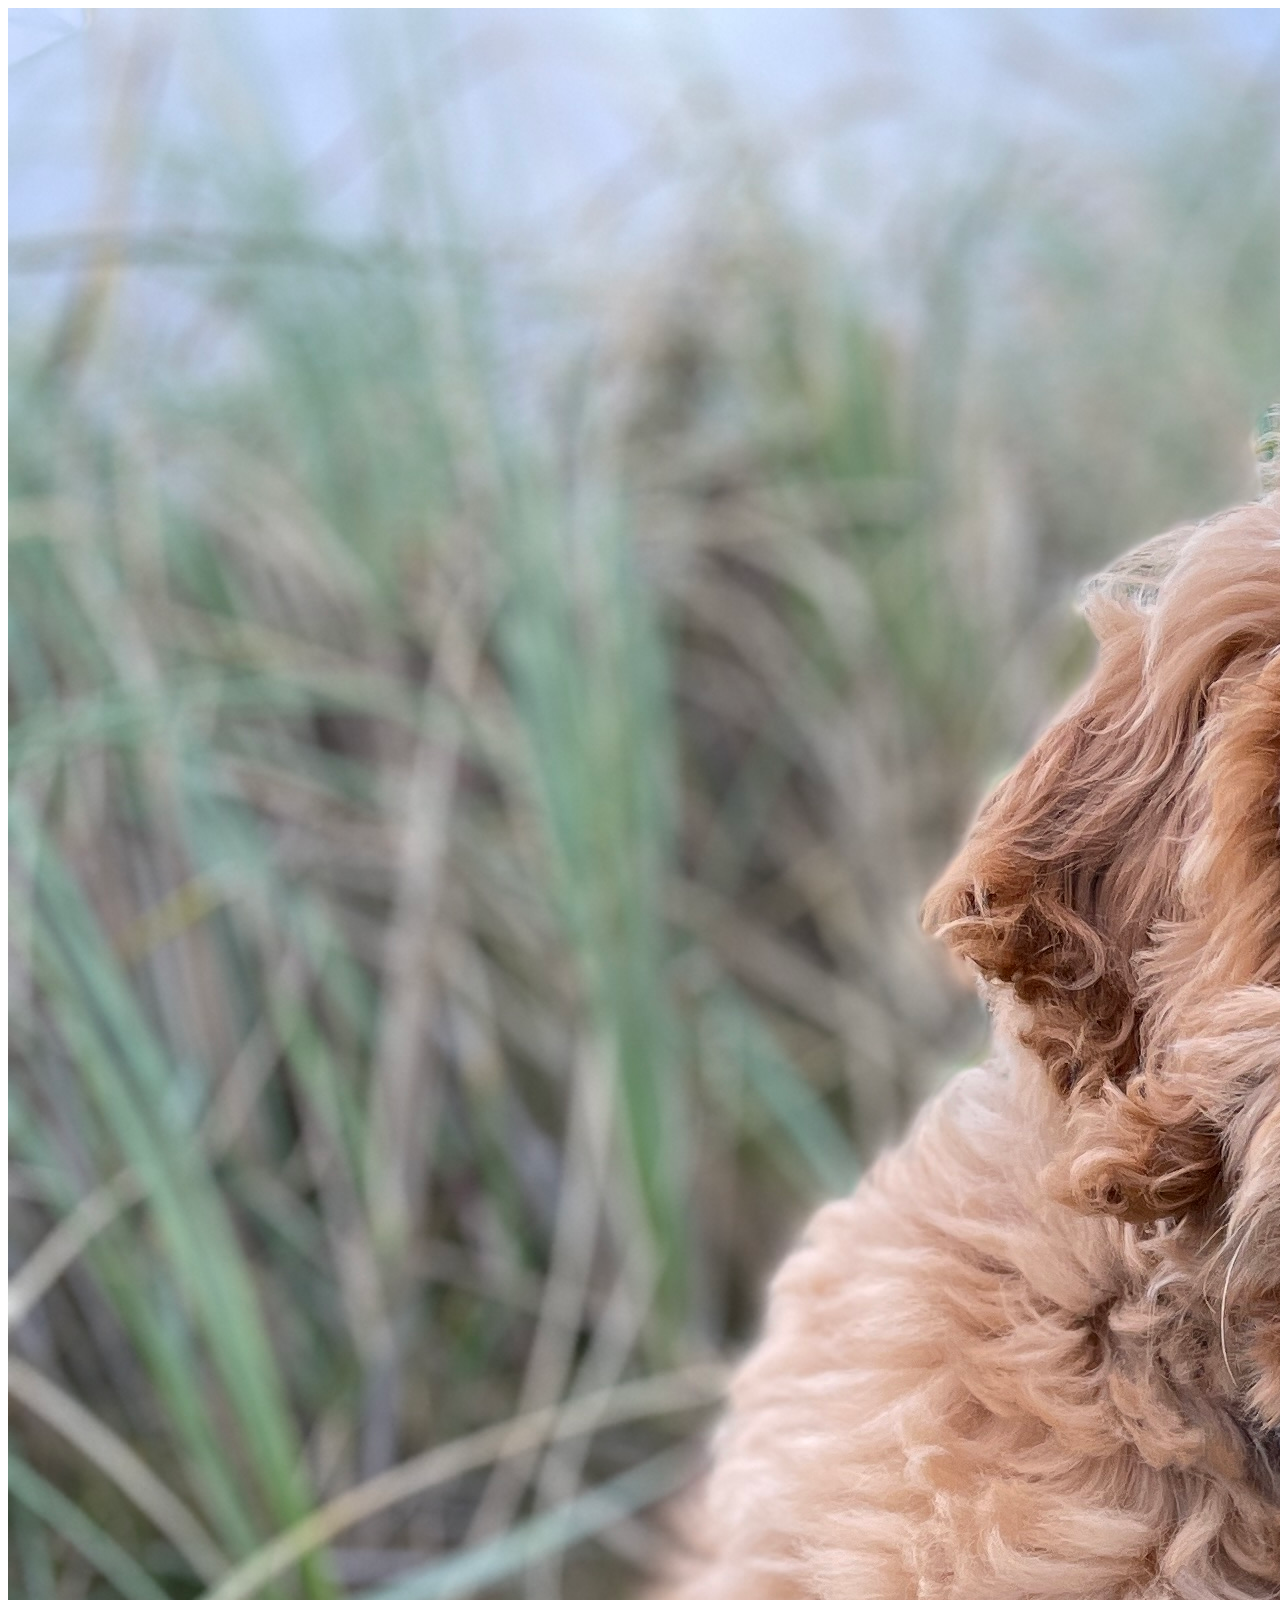
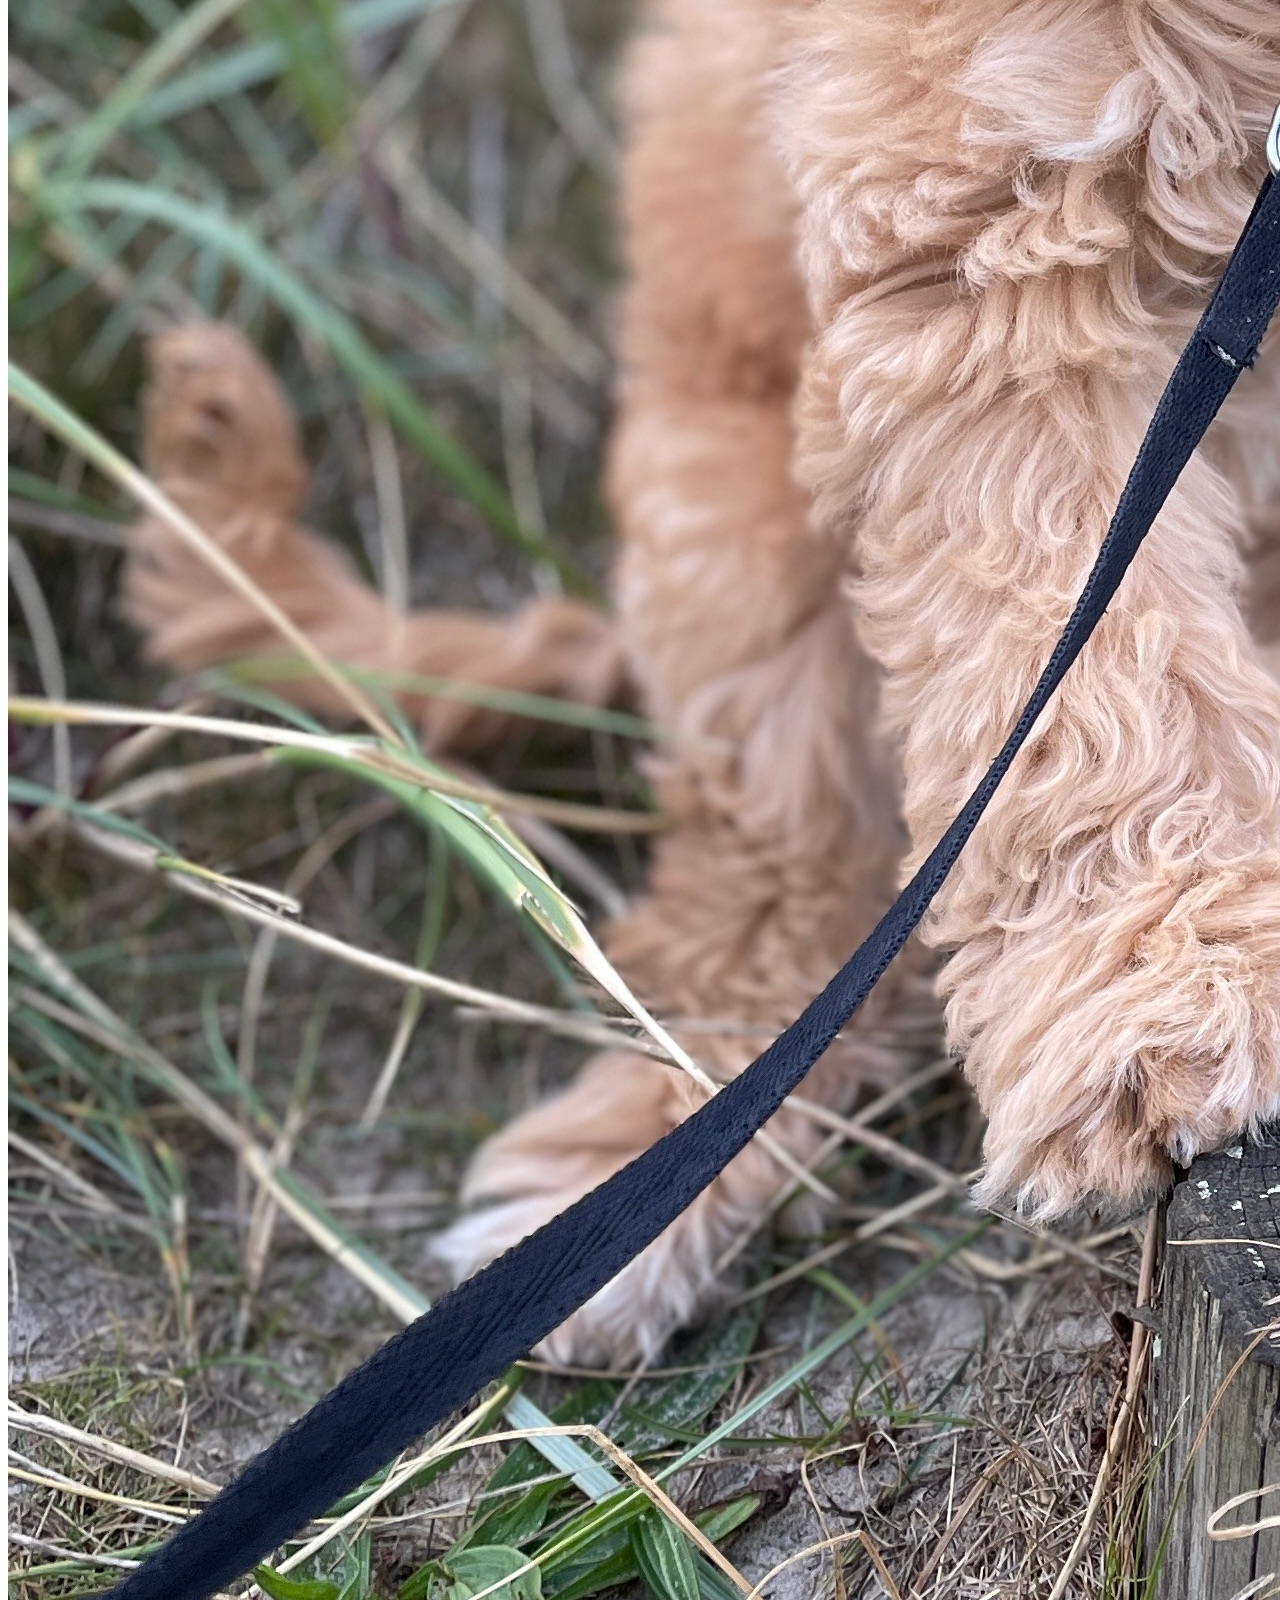
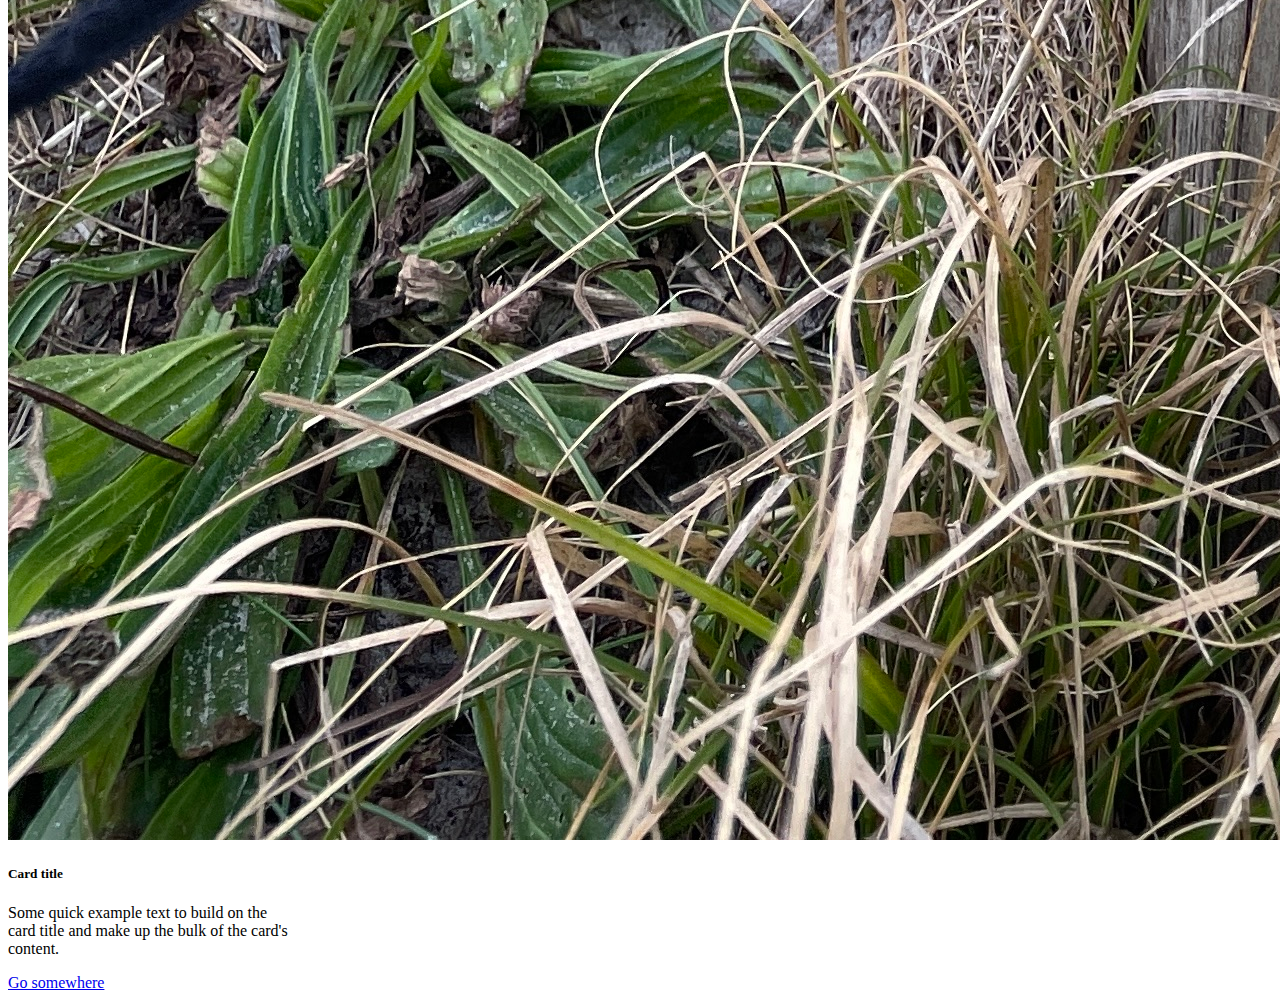
<file: index.html>
<!doctype html>
<html lang="en">
  <head>
    <meta charset="utf-8">
    <meta name="viewport" content="width=device-width, initial-scale=1">
    <title>Bootstrap demo</title>
    <link href="https://cdn.jsdelivr.net/npm/bootstrap@5.3.2/dist/css/bootstrap.min.css" rel="stylesheet" integrity="sha384-T3c6CoIi6uLrA9TneNEoa7RxnatzjcDSCmG1MXxSR1GAsXEV/Dwwykc2MPK8M2HN" crossorigin="anonymous">
  </head>
  <body>
    <div class="card" style="width: 18rem;">
        <img src="IMG_6785.JPG" class="card-img-top" alt="...">
        <div class="card-body">
          <h5 class="card-title">Card title</h5>
          <p class="card-text">Some quick example text to build on the card title and make up the bulk of the card's content.</p>
          <a href="#" class="btn btn-primary">Go somewhere</a>
        </div>
      </div>
    <script src="https://cdn.jsdelivr.net/npm/bootstrap@5.3.2/dist/js/bootstrap.bundle.min.js" integrity="sha384-C6RzsynM9kWDrMNeT87bh95OGNyZPhcTNXj1NW7RuBCsyN/o0jlpcV8Qyq46cDfL" crossorigin="anonymous"></script>
  </body>
</html>
</file>
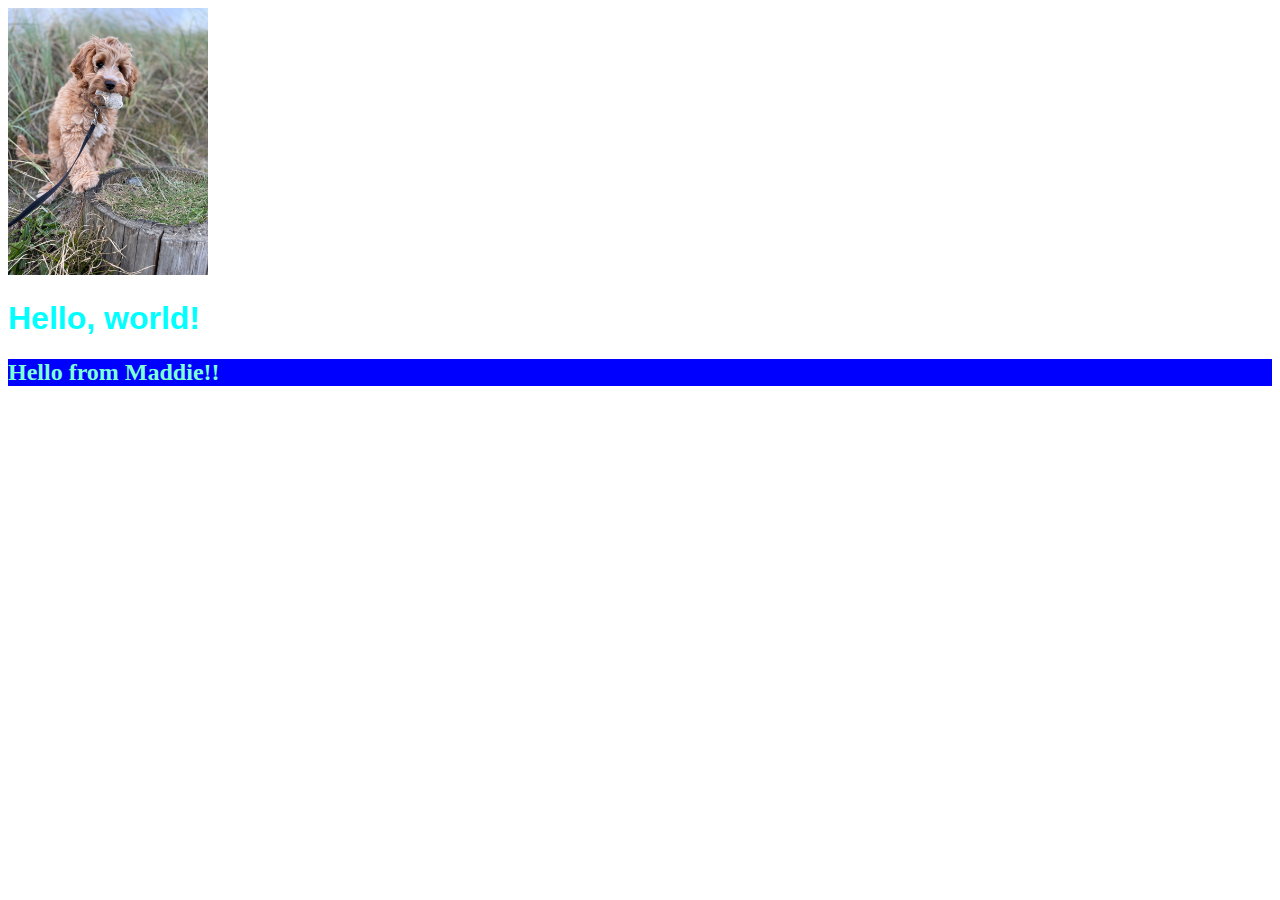
<file: index1.html>
<!doctype html>
<html lang="en">
  <head>
    <meta charset="utf-8">
    <meta name="viewport" content="width=device-width, initial-scale=1">
    <title>Persilles fantastiske side</title>
    <link rel="stylesheet" href="css/site.css">
  </head>
  <body>
    <img src="IMG_6785.JPG" alt="" class="small-image">
    <h1 class="foo">Hello, world!</h1>
    <h2 class="bar">Hello from Maddie!!</h2>
  </body>
</html>
</file>
<file: css/site.css>
.foo
{color: aqua;
font-family: 'Gill Sans', 'Gill Sans MT', Calibri, 'Trebuchet MS', sans-serif;
font-size: xx-large;
}
img{width: 200px;}
.bar{
    color: aquamarine;
    background-color: blue;
}
</file>
